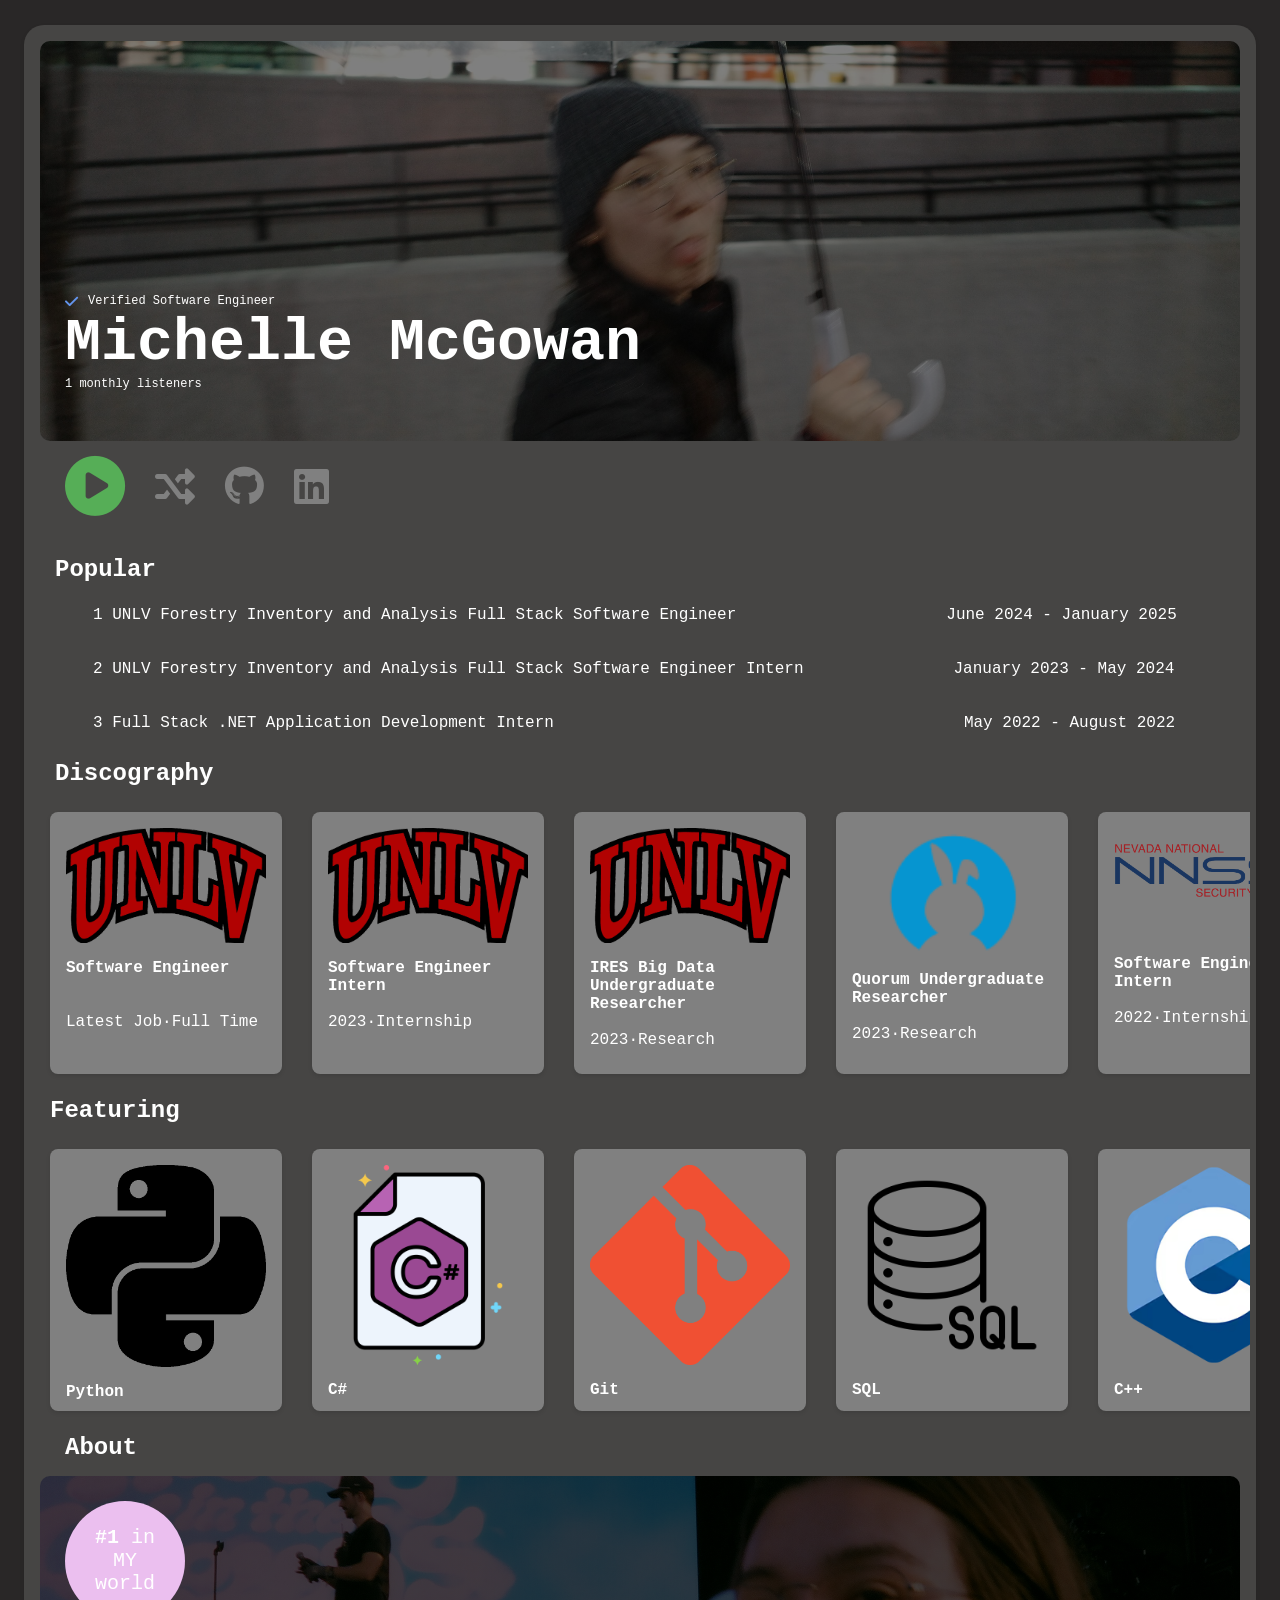
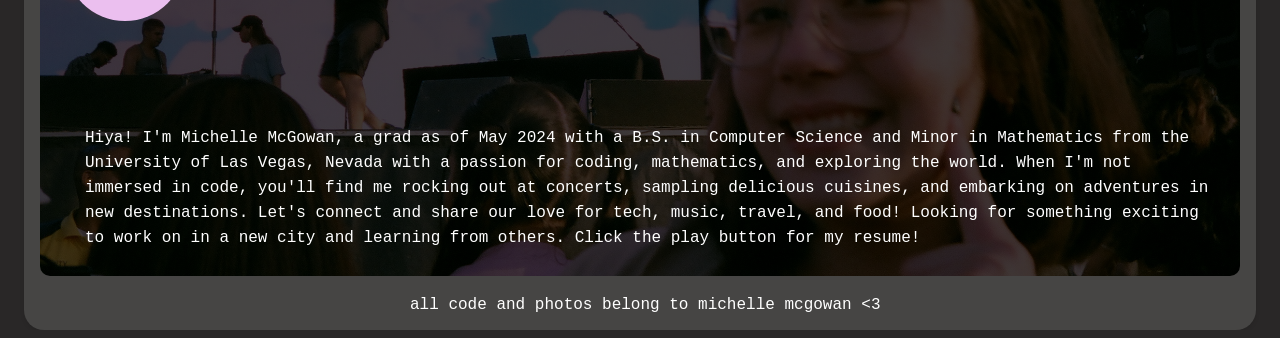
<file: index.html>
<!DOCTYPE html>
<html lang="en">

<head>
  <meta charset="UTF-8">
  <meta name="viewport" content="width=device-width, initial-scale=1.0">
  <meta http-equiv="X-UA-Compatible" content="ie=edge">
  <title>Michelle McGowan!</title>
  <link rel="stylesheet" href="styles.css">
  <link rel="stylesheet" href="https://cdnjs.cloudflare.com/ajax/libs/font-awesome/6.0.0/css/all.min.css">
  <link rel="icon" href="https://avatars.githubusercontent.com/u/89411014?v=4" type="image/png">
</head>

<!-- <body>
  <div id="loading">
    <div id="spinner"></div>
  </div>
  <div id="profile">
    <div id="profile_img" style="background: url(images/gradProfile.jpg) center center; padding-top: 13px;"></div>
    <div id="username"><span style="display:block;">Michelle McGowan</span><a
        href="https://github.com/mitshelle">@mitshelle</a></div>
    <div id="userbio" style="display: block;">screams in error</div>
    <div id="about">
      <span style="display:none;"><i class="fas fa-users"></i> &nbsp; null</span>
      <span style="display:none;"><i class="fas fa-envelope"></i> &nbsp; null</span>
      <span><i class="fas fa-jedi"></i> &nbsp; <a href="images/mcgowan_michelle_resume.pdf" target="_blank">resume</a></span>
      <span style="display:none;"><i class="fas fa-map-marker-alt"></i> &nbsp;&nbsp; null</span>
      <span style="display:block;"><i class="fas fa-user-tie"></i> &nbsp;&nbsp; available for hire</span>
      <div class="socials">
        <span><a href="https://www.linkedin.com/in/mcgowanmichelle/" target="_blank" class="socials"><i
              class="fab fa-linkedin-in"></i></a></span>        
        <span><a href="https://open.spotify.com/playlist/6R4IhRy0fMPur3pp67JLYO?si=204b1742775c442a" target="_blank" class="socials"><i class="fas fa-headphones"></i></a></span>        
      </div>
    </div>
  </div>
  <div id="display">
    <div id="about">
      <h1>About</h1>
      <div class="projects" id="about_section"></div>
      <section>
        <div class="about_section">
          <span style="display:block; line-height: 23px; letter-spacing: 2px;">Howdy! I'm Michelle McGowan, a recent grad as of May 2024 with a B.S. in Computer Science and Minor in Mathematics from the University of Las Vegas, Nevada with a passion for
            coding, mathematics, and exploring the world. When I'm not immersed in code, you'll find me rocking
            out at concerts, sampling delicious cuisines, and embarking on adventures in new destinations. Let's connect
            and share our love for tech, music, travel, and food! Looking for something exciting to work on in a new city and learning from others. 
          </span>
        </div>
      </section>
      <section>
    </div>
    <div id="projects">
      <h1>Work Experience</h1>
      <div class="projects" id="workExp_section">
        <a href="https://unlv-fia.github.io/UNLV-FIA-Group/" target="_blank">
          <section>
            <div class="section_title">UNLV FIA Full Stack Developer Intern</div>
            <div class="about_section">
              <span style="display:block; line-height: 25px;">
                Service sites using Javascript, HTML, CSS, Angular, TypeScript, and C#</span>
            </div>
          </section>
        </a>
        <a href="https://web.cs.unlv.edu/stefika/lab.html" target="_blank">
          <section>
            <div class="section_title">National Science Foundation Undergraduate Researcher</div>
            <div class="about_section">
              <span style="display:block; line-height: 23px;">Work with Quourum Programming Language to contribute to open source language 
                to reduce anxiety about statistics</span>
            </div>
          </section>
        </a>
        <a href="https://ires.engr.tamu.edu/2023-cohort/" target="_blank">
          <section>
            <div class="section_title">National Science Foundation Undergraduate Researcher</div>
            <div class="about_section">
              <span style="display:block; line-height: 23px;">Traveled to Malaysia for the IRES Program in Big Data and spent the summer at Universiti
                Teknologi Petronas researching what qualities of a website make it successful</span>
            </div>
          </section>
        </a>
        <a target="_blank">
          <section>
            <div class="section_title">Mission Support and Test Services Full Stack Application Development Intern</div>
            <div class="about_section">
              <span style="display:block; line-height: 23px;">Created a .NET Blazor Application from scratch for the
                enterprise to improve employee and management relations by 10%</span>
            </div>
          </section>
        </a>
      </div>
      <h1>Projects</h1>
      <div class="projects" id="projects_section">
        <a href="https://github.com/mitshelle/spotify-app" target="_blank">
          <section>
            <div class="section_title">spotify-app</div>
            <div class="about_section">
              <span style="display:block;">simple recommendation app learned from a spotify workshop!</span>
            </div>
            <div class="bottom_section">
              <span style="display:inline-block;"><i class="fas fa-code"></i>&nbsp; JavaScript</span>
              <span><i class="fas fa-star"></i>&nbsp; 0</span>
              <span><i class="fas fa-code-branch"></i>&nbsp; 0</span>
            </div>
          </section>
        </a>
        <a href="https://github.com/mitshelle/hex-color-guesser" target="_blank">
          <section>
            <div class="section_title">hex-color-guesser</div>
            <div class="about_section">
              <span style="display:block;">A game to guess the hex color in React and TypeScript!</span>
            </div>
            <div class="bottom_section">
              <span style="display:inline-block;"><i class="fas fa-code"></i>&nbsp; JavaScript</span>
              <span><i class="fas fa-star"></i>&nbsp; 0</span>
              <span><i class="fas fa-code-branch"></i>&nbsp; 0</span>
            </div>
          </section>
        </a>
        <a href="https://github.com/mitshelle/data-structures-algos" target="_blank">
          <section>
            <div class="section_title">data-structures-algos</div>
            <div class="about_section">
              <span style="display:block;">Data Structures and Algorithms Class Projects</span>
            </div>
            <div class="bottom_section">
              <span style="display:inline-block;"><i class="fas fa-code"></i>&nbsp; C++</span>
              <span><i class="fas fa-star"></i>&nbsp; 0</span>
              <span><i class="fas fa-code-branch"></i>&nbsp; 0</span>
            </div>
          </section>
        </a>
        <a href="https://github.com/mitshelle/object-oriented" target="_blank">
          <section>
            <div class="section_title">object-oriented</div>
            <div class="about_section">
              <span style="display:block;">Object-Oriented Programming - CS202</span>
            </div>
            <div class="bottom_section">
              <span style="display:inline-block;"><i class="fas fa-code"></i>&nbsp; C++</span>
              <span><i class="fas fa-star"></i>&nbsp; 0</span>
              <span><i class="fas fa-code-branch"></i>&nbsp; 0</span>
            </div>
          </section>
        </a>
        <a href="https://github.com/mitshelle/machine-learning" target="_blank">
          <section>
            <div class="section_title">machine-learning</div>
            <div class="about_section">
              <span style="display:block;">Introduction to Machine Learning - CS422</span>
            </div>
            <div class="bottom_section">
              <span style="display:inline-block;"><i class="fas fa-code"></i>&nbsp; Python</span>
              <span><i class="fas fa-star"></i>&nbsp; 0</span>
              <span><i class="fas fa-code-branch"></i>&nbsp; 0</span>
            </div>
          </section>
        </a>
        <a href="https://github.com/mitshelle/mitshelle.github.io" target="_blank">
          <section>
            <div class="section_title">mitshelle.github.io</div>
            <div class="about_section">
              <span style="display:block;">website</span>
            </div>
            <div class="bottom_section">
              <span style="display:inline-block;"><i class="fas fa-code"></i>&nbsp; HTML</span>
              <span><i class="fas fa-star"></i>&nbsp; 0</span>
              <span><i class="fas fa-code-branch"></i>&nbsp; 0</span>
            </div>
          </section>
        </a>
      </div>
    </div>
    <div id="footer">
      <a href="https://github.com/imfunniee" target="_blank">creds to imfunniee for template <3 </a>
    </div>
  </div>
  <script type="text/javascript">
    setTimeout(function () {
      document.getElementById("loading").classList.add("animated");
      document.getElementById("loading").classList.add("fadeOut");
      setTimeout(function () {
        document.getElementById("loading").classList.remove("animated");
        document.getElementById("loading").classList.remove("fadeOut");
        document.getElementById("loading").style.display = "none";
      }, 800);
    }, 1500);
    $.getJSON("blog.json", function (blog) {
      blog = blog || [];
      if (blog.length == 0) {
        return (document.getElementById("blog_section").style.display =
          "none");
      }
      for (var i = 0; i < blog.length; i++) {
        $("#blogs").append(`
            <a href="./blog/${blog[i].url_title}/" target="_blank">
                <section>
                    <img src="./blog/${blog[i].url_title}/${blog[i].top_image}">
                    <div class="blog_container">
                        <div class="section_title">${blog[i].title}</div>
                        <div class="about_section">
                            ${blog[i].sub_title}
                        </div>
                    </div>
                </section>
            </a>
            `);
      }
    }).fail(function () {
      return (document.getElementById("blog_section").style.display = "none");
    });
  </script>

  <script>
    const magicProjectsGrid = new MagicGrid({
      container: "#projects_section",
      animate: false,
      gutter: 30, // default gutter size
      static: true,
      useMin: false,
      maxColumns: 2,
      useTransform: true
    });

    const magicWorksGrid = new MagicGrid({
      container: "#workExp_section",
      animate: false,
      gutter: 30, // default gutter size
      static: true,
      useMin: false,
      maxColumns: 2,
      useTransform: true
    });

    $("document").ready(() => {
      magicProjectsGrid.listen();
      magicWorksGrid.listen();
    });
  </script>


</body> -->

<body
  style="background-color: #292727; display: flex; justify-content: space-evenly; align-items: flex-start; padding-top: 25px;">
  <section>
    <div class="bannerImg" alt="me holding umbrella!">
      <div class="bannerTxt">
        <div style="display: flex; padding-left: 25px; width: fit-content; height: fit-content;">
          <i class="fa-solid fa-check"
            style="font-size:15px;color:cornflowerblue;display: flex; align-items: flex-end;"></i>
          <p style="font-size:12px;display: flex; align-items: flex-end; padding-left: 10px;">Verified
            Software Engineer</p>
        </div>
        <h1 class="bannerHeader">Michelle McGowan</h1>
        <div style="display: flex; padding-left: 25px; font-size: 12px;" class="website-counter"></div>
      </div>
    </div>
    <div class="btns">
      <div class="tooltip">
        <a href="img/mcgowan_michelle_resume.pdf" target="_blank">
          <i class="fa-solid fa-circle-play" style="font-size:60px;color:#56ae57;">
            <div style=" padding-top: 5px; margin-left: -25px;">
              <span class="tooltiptext">link to my resume! (will open in new tab)</span>
            </div>
          </i>
        </a>
      </div>

      <!-- todo: add more pictures to banner for shuffle button  -->
      <div class="tooltip">
        <a href="https://open.spotify.com/playlist/6R4IhRy0fMPur3pp67JLYO?si=b7e393c9b7844634" target="_blank">
          <i class="fa-solid fa-shuffle" style="font-size:40px;color:gray; padding-left: 30px; padding-top: 10px;">
            <div style=" padding-top: 5px; margin-left: -25px;">
              <span class="tooltiptext">link to my coding playlist! (will open in new tab)</span>
            </div>
          </i>
        </a>
      </div>
      <div class="tooltip">
        <a href="https://github.com/mitshelle" target="_blank">
          <i class="fa-brands fa-github" style="font-size:40px;color:gray; padding-left: 30px; padding-top: 10px;">
            <div style=" padding-top: 5px; margin-left: -25px;">
              <span class="tooltiptext">link to my github (will open in new tab)</span>
            </div>
          </i>
        </a>
      </div>
      <div class="tooltip">
        <a href="https://www.linkedin.com/in/mcgowanmichelle/" target="_blank">
          <i class="fa-brands fa-linkedin" style="font-size:40px;color:gray; padding-left: 30px; padding-top: 10px;">
            <div style=" padding-top: 5px; margin-left: -25px;">
              <span class="tooltiptext">link to my linkedin (will open in new tab)</span>
            </div>
          </i>
        </a>
      </div>
      <!-- <div class="dropdown">
        <div class="tooltip">
          <button class="follow" style="padding-left: 30px; padding-top: 12px;"><i class="fa-solid fa-user-plus"
              style="font-size:30px;color:gray;">
              <div style=" margin-top: -25px; margin-left: 35px; padding-left: 10px;">
                <span class="tooltiptext">add me!</span>
              </div>
            </i></button>
        </div>
        <div class="dropdown-content">
          <a href="https://www.linkedin.com/in/mcgowanmichelle/" target="_blank">LinkedIn</a>
          <a href="https://github.com/mitshelle" target="_blank">Github</a>
        </div>
      </div> -->

    </div>
    <div style="height: fit-content; width: fit-content;">
      <h1 style="padding-left: 15px; padding-bottom: 10px; color: white;">Popular</h1>
      <div class="popular">
        <ol class="workList">
          <li class="work">
            <a href="unlvFulltime.html" target="_parent">1 UNLV Forestry Inventory and Analysis Full Stack
              Software
              Engineer</a>
            <span style="margin-left: 210px;">June 2024 - January 2025</span>
          </li>
          <li class="work"><a href="unlvIntern.html" target="_parent">2 UNLV Forestry Inventory and Analysis
              Full Stack Software
              Engineer Intern</a>
            <span style=" margin-left: 150px;">January 2023 - May 2024</span>
          </li>
          <li class="work"><a href="nnssIntern.html" target="_parent">3 Full Stack .NET Application
              Development Intern</a>
            <span style=" margin-left: 410px;">May 2022 - August 2022</span>
          </li>
        </ol>

      </div>
    </div>
    <div id="discography">
      <h2 style="padding-left: 15px; padding-bottom: 10px; color: white;">Discography</h2>
      <div class="carousel" style="padding-left: 10px;">
        <a href="unlvFulltime.html" target="_parent">
          <div class="card">
            <img src="img/unlv-logo.png" alt="UNLV">
            <div class="card-content">
              <h4>Software Engineer</h4>
              <div style="display: flex; flex-direction: column;flex-wrap: wrap;">
                <p>Latest Job·</p>
                <p>Full Time</p>
              </div>
            </div>
          </div>
        </a>
        <a href="unlvIntern.html" target="_parent">
          <div class="card">
            <img src="img/unlv-logo.png" alt="UNLV">
            <div class="card-content">
              <h4>Software Engineer Intern</h4>
              <div style="display: flex; flex-direction: row;">
                <p>2023·</p>
                <p>Internship</p>
              </div>
            </div>
          </div>
        </a>
        <a href="https://ires.engr.tamu.edu/2023-cohort/" target="_blank">
          <div class="card">
            <img src="img/unlv-logo.png" alt="UNLV">
            <div class="card-content">
              <h4>IRES Big Data Undergraduate Researcher</h4>
              <div style="display: flex; flex-direction: row;">
                <p>2023·</p>
                <p>Research</p>
              </div>
            </div>
          </div>
        </a>
        <a href="quorumResearch.html" target="_parent">
          <div class="card">
            <img src="img/transparentQuorumlogo.png" alt="Quoroum" style="width: 67%; margin-left: 33px;">
            <div class="card-content">
              <h4>Quorum Undergraduate Researcher</h4>
              <div style="display: flex; flex-direction: row;">
                <p>2023·</p>
                <p>Research</p>
              </div>
            </div>
          </div>
        </a>
        <a href="nnssIntern.html" target="_parent">
          <div class="card">
            <img src="img/nnss.png" alt="UNLV">
            <div class="card-content">
              <h4>Software Engineer Intern</h4>
              <div style="display: flex; flex-direction: row;">
                <p>2022·</p>
                <p>Internship</p>
              </div>
            </div>
          </div>
        </a>
      </div>
    </div>
    <!-- <h2 style="color: white; padding-left: 10px; ">On Tour</h2> -->
    <!-- <div id="ontour">
      <div class="carousel" style="padding-left: 10px;">
        <a href="https://github.com/mitshelle" target="_blank">
          <div class="card">
            <img style="width: 75%; margin-left: 25px;" src="img/coding.png" alt="UNLV">
            <div class="card-content">
              <h3 style="padding-left: 30px;">explore my github!</h3>
            </div>
          </div>
        </a>
      </div>
    </div> -->
    <h2 style="color: white; padding-left: 10px; ">Featuring</h2>
    <div id="featuring">
      <div class="carousel" style="padding-left: 10px;">
        <div class="card">
          <img src="img/python-logo-monochrome.png" alt="python">
          <div class="card-content">
            <h4>Python</h4>
          </div>
        </div>
        <div class="card">
          <img src="img/csharp_logo.png" alt="c#">
          <div class="card-content">
            <h4>C#</h4>
          </div>
        </div>
        <div class="card">
          <img src="img/git.png" alt="c#">
          <div class="card-content">
            <h4>Git</h4>
          </div>
        </div>
        <div class="card">
          <img src="img/sql.png" alt="c#">
          <div class="card-content">
            <h4>SQL</h4>
          </div>
        </div>
        <div class="card">
          <img src="img/c++_logo.avif" alt="c++">
          <div class="card-content">
            <h4>C++</h4>
          </div>
        </div>
        <div class="card">
          <img src="img/java_logo.png" alt="java">
          <div class="card-content">
            <h4>Java</h4>
          </div>
        </div>
        <div class="card">
          <img src="img/javascript-logo-javascript-icon-transparent-free-png.webp" alt="javascript">
          <div class="card-content">
            <h4>Javascript</h4>
          </div>
        </div>
        <div class="card">
          <img src="img/typescript.png" alt="typescript">
          <div class="card-content">
            <h4>TypeScript</h4>
          </div>
        </div>
        <div class="card">
          <img src="img/angular_gradient.png" alt="angular">
          <div class="card-content">
            <h4>Angular</h4>
          </div>
        </div>
        <div class="card">
          <img src="img/react.png" alt="react" style="padding-top: 10px;">
          <div class="card-content">
            <h4 style="padding-top: 10px;">React</h4>
          </div>
        </div>
      </div>
    </div>
    <h2 style="color: white; padding-bottom: 15px; padding-left: 25px; ">About</h2>
    <div class="about">
      <div class="one">
        <div class="circle-container">
          <div class="circle"></div>
          <div class="text-on-top"><b>#1</b> in MY world</div>
        </div>
      </div>
      <div class="aboutMe">
        <p style="line-height: 25px;">Hiya! I'm Michelle McGowan, a grad as of May 2024 with a B.S. in Computer
          Science and Minor in Mathematics from the University of Las Vegas, Nevada with a passion for coding,
          mathematics, and exploring the world. When I'm not immersed in code, you'll find me rocking out at
          concerts, sampling delicious cuisines, and embarking on adventures in new destinations. Let's
          connect and share our love for tech, music, travel, and food! Looking for something exciting to work
          on in a new city and learning from others. Click the play button for my <a>resume</a>!</p>
      </div>
    </div>
    <div style=" padding-left: 370px;padding-top: 20px;">
      <p style="color: white;">all code and photos belong to michelle mcgowan <3 </p>
    </div>
  </section>
</body>
<script>
  var counterContainer = document.querySelector(".website-counter");
  var visitCount = localStorage.getItem("page_view");

  // Check if page_view entry is present
  if (visitCount) {
    visitCount = Number(visitCount) + 1;
    localStorage.setItem("page_view", visitCount);
  } else {
    visitCount = 1;
    localStorage.setItem("page_view", 1);
  }
  counterContainer.innerHTML = visitCount + " monthly listeners";

</script>

</html>
</file>
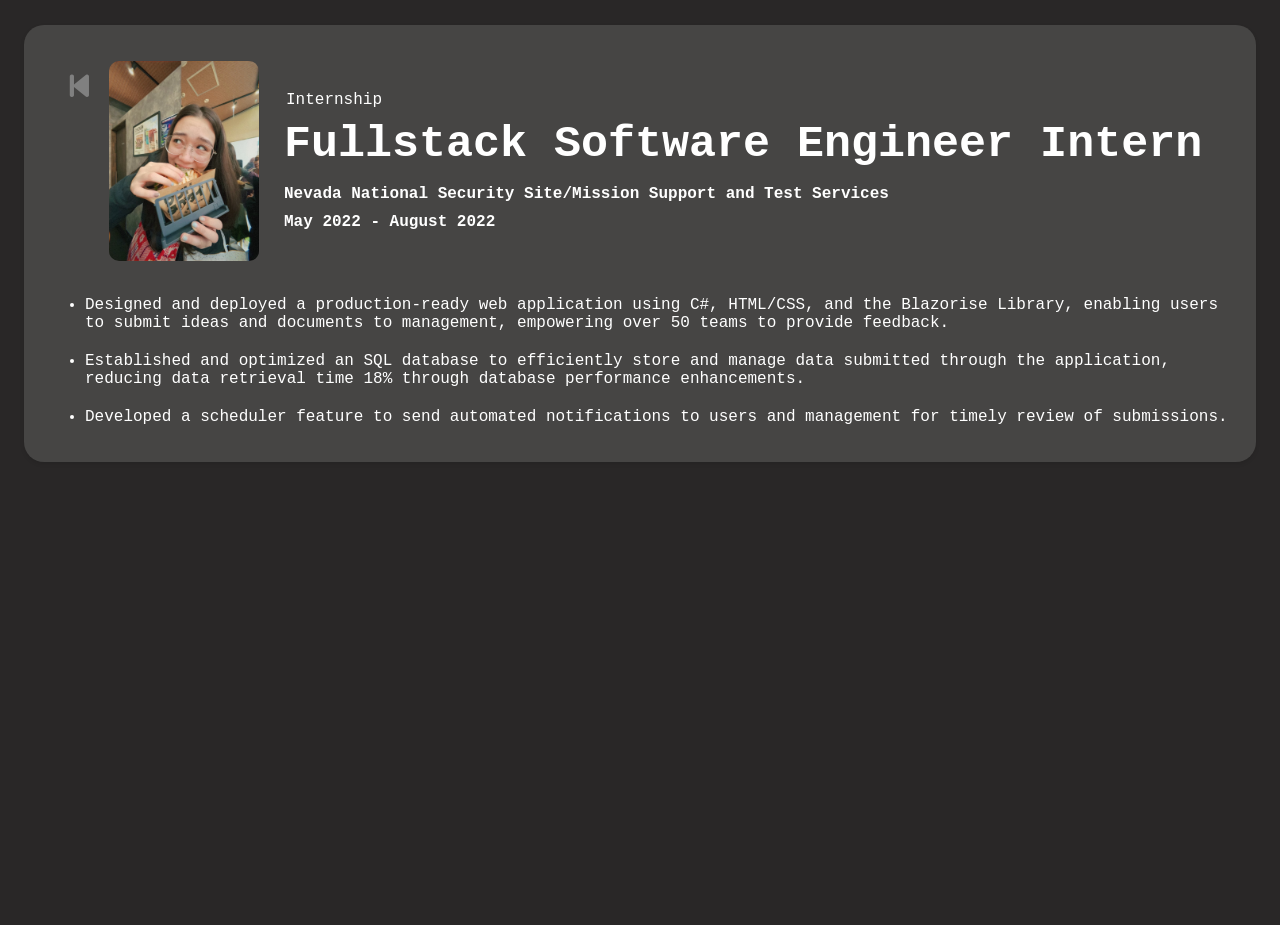
<file: nnssIntern.html>
<!-- just code it to show the appropriate divs -->
<!DOCTYPE html>
<html lang="en">

</html>

<head>
    <link rel="stylesheet" href="styles.css">
    <link rel="stylesheet" href="https://cdnjs.cloudflare.com/ajax/libs/font-awesome/6.0.0/css/all.min.css">
    <title>Fullstack Software Engineer Intern!</title>
</head>

<body>
    <section>
        <div style="display: flex; padding-top: 20px;" id="myDIV">
            <a href="index.html">
                <i class="fa-solid fa-backward-step"
                    style="font-size:30px;color:gray; padding-left: 30px; padding-top: 10px; padding-right: 20px;"></i>
            </a>
            <img src="img/ate.jpeg" alt="cheers!" style="width: 150px; height: fit-content; border-radius: 10px;">
            <div style="padding-left: 25px; padding-top: 30px; color: white;">
                <p style="padding-left: 2px; padding-bottom: 10px;">Internship</p>
                <h1 style="font-size: 45px; padding-bottom: 15px;">Fullstack
                    Software Engineer Intern</h1>
                <h4 style="padding-bottom: 10px;">Nevada National Security Site/Mission Support and Test Services</h4>
                <h4>May 2022 - August 2022</h4>
            </div>
        </div>
        <div style="display: flex; padding-top: 30px;">
            <ul class="workList">
                <li>Designed and deployed a production-ready web application using C#, HTML/CSS, and the Blazorise
                    Library,
                    enabling users to submit ideas and documents to management, empowering over 50 teams to provide
                    feedback.</li>
                <li>Established and optimized an SQL database to efficiently store and manage data submitted through
                    the application,
                    reducing data retrieval time 18% through database performance enhancements.</li>
                <li>Developed a scheduler feature to send automated notifications to users and management for timely
                    review of
                    submissions.</li>

            </ul>
        </div>

    </section>

</body>
</file>
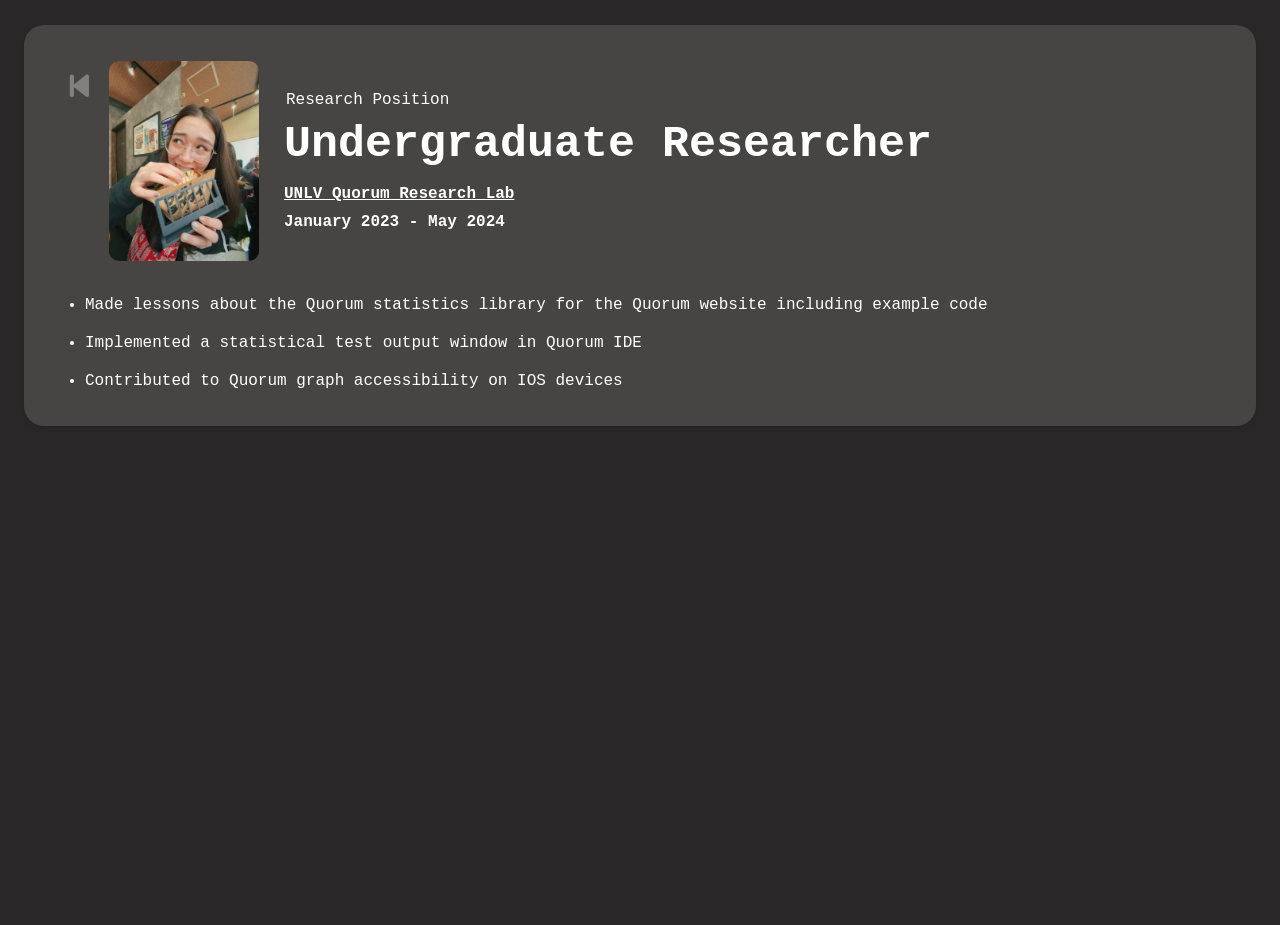
<file: quorumResearch.html>
<!-- just code it to show the appropriate divs -->
<!DOCTYPE html>
<html lang="en">

</html>

<head>
    <link rel="stylesheet" href="styles.css">
    <link rel="stylesheet" href="https://cdnjs.cloudflare.com/ajax/libs/font-awesome/6.0.0/css/all.min.css">
    <title>Fullstack Software Engineer Intern!</title>
</head>

<body>
    <section>
        <div style="display: flex; padding-top: 20px;" id="myDIV">
            <a href="index.html">
                <i class="fa-solid fa-backward-step"
                    style="font-size:30px;color:gray; padding-left: 30px; padding-top: 10px; padding-right: 20px;"></i>
            </a>
            <img src="img/ate.jpeg" alt="cheers!" style="width: 150px; height: fit-content; border-radius: 10px;">
            <div style="padding-left: 25px; padding-top: 30px; color: white;">
                <p style="padding-left: 2px; padding-bottom: 10px;">Research Position</p>
                <h1 style="font-size: 45px; padding-bottom: 15px;">Undergraduate Researcher</h1>
                <a class="linkUnderline" href="https://web.cs.unlv.edu/stefika/lab.html" target="_blank"><h4 style="padding-bottom: 10px;">UNLV Quorum Research Lab</a></h4>
                <h4>January 2023 - May 2024</h4>
            </div>
        </div>
        <div style="display: flex; padding-top: 30px;">
            <ul class="workList">
                <li>Made lessons about the Quorum statistics library for the Quorum website including example code</li>
                <li>Implemented a statistical test output window in Quorum IDE</li>
                <li>Contributed to Quorum graph accessibility on IOS devices</li>
            </ul>
        </div>

    </section>

</body>
</file>
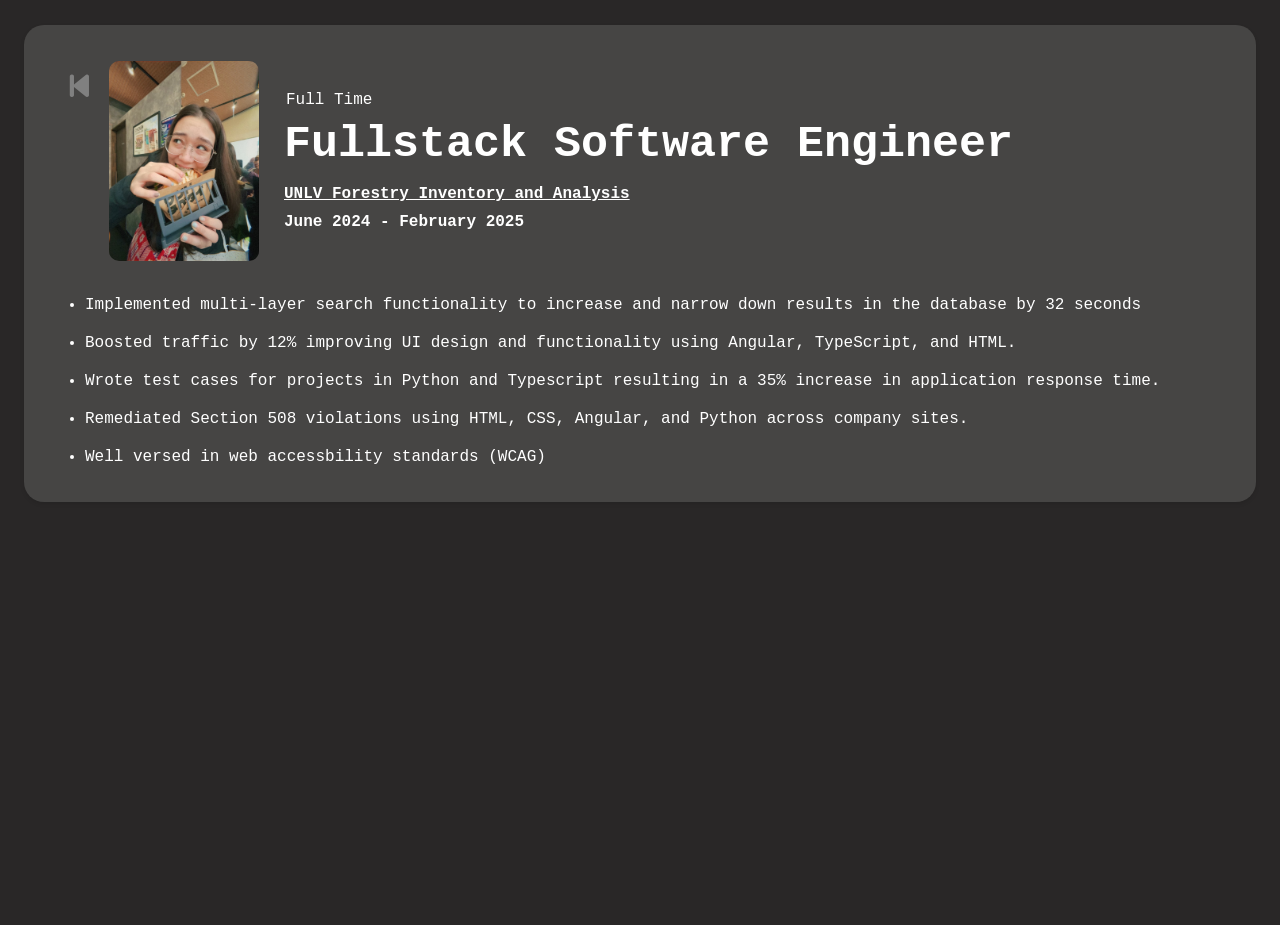
<file: unlvFulltime.html>
<!-- just code it to show the appropriate divs -->
<!DOCTYPE html>
<html lang="en">

</html>

<head>
    <link rel="stylesheet" href="styles.css">
    <link rel="stylesheet" href="https://cdnjs.cloudflare.com/ajax/libs/font-awesome/6.0.0/css/all.min.css">
    <title>Fullstack Software Engineer!</title>
</head>

<body>
    <section>
        <div style="display: flex; padding-top: 20px;" id="myDIV">
            <a href="index.html">
                <i class="fa-solid fa-backward-step"
                    style="font-size:30px;color:gray; padding-left: 30px; padding-top: 10px; padding-right: 20px;"></i>
            </a>
            <img src="img/ate.jpeg" alt="cheers!" style="width: 150px; height: fit-content; border-radius: 10px;">
            <div style="padding-left: 25px; padding-top: 30px; color: white;">
                <p style="padding-left: 2px; padding-bottom: 10px;">Full Time</p>
                <h1 style="font-size: 45px; padding-bottom: 15px;">Fullstack
                    Software Engineer</h1>
                <a class="linkUnderline" href="https://unlv-fia.github.io/UNLV-FIA-Group/" target="_blank">
                    <h4 style="padding-bottom: 10px;">UNLV Forestry Inventory and Analysis
                </a></h4>
                <h4>June 2024 - February 2025</h4>
            </div>
        </div>
        </div>
        <div style="display: flex; padding-top: 30px;">
            <ul class="workList">
                <li>Implemented multi-layer search functionality to increase and narrow down results in the database
                    by 32 seconds</li>
                <li>Boosted traffic by 12% improving UI design and functionality using Angular, TypeScript, and HTML.
                </li>
                <li>Wrote test cases for projects in Python and Typescript resulting in a 35% increase in application
                    response time.</li>
                <li>Remediated Section 508 violations using HTML, CSS, Angular, and Python across company sites.</li>
                <li>Well versed in web accessbility standards (WCAG)</li>
            </ul>
        </div>

    </section>

</body>
</file>
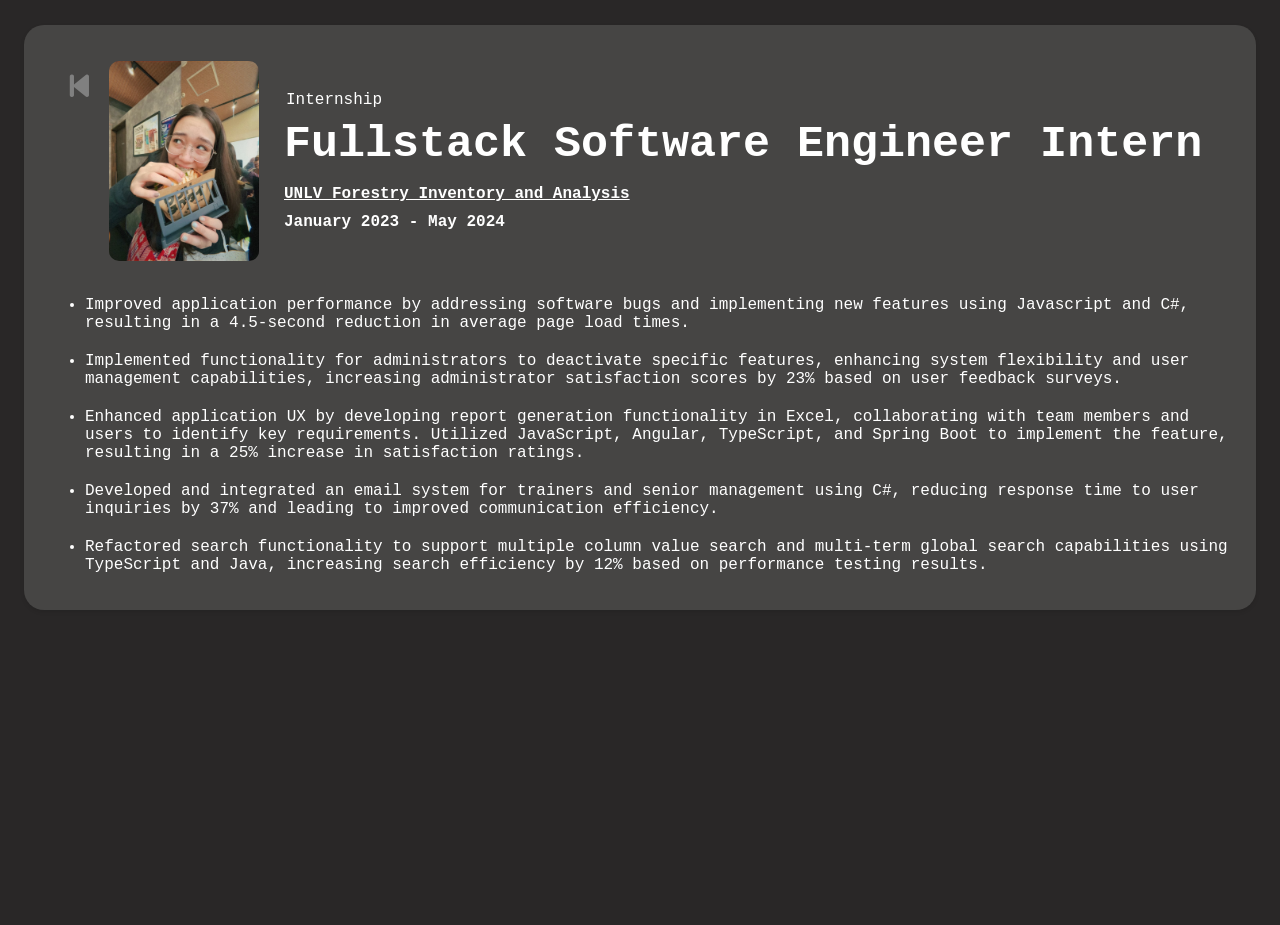
<file: unlvIntern.html>
<!-- just code it to show the appropriate divs -->
<!DOCTYPE html>
<html lang="en">

</html>

<head>
    <link rel="stylesheet" href="styles.css">
    <link rel="stylesheet" href="https://cdnjs.cloudflare.com/ajax/libs/font-awesome/6.0.0/css/all.min.css">
    <title>Fullstack Software Engineer Intern!</title>
</head>

<body>
    <section>
        <div style="display: flex; padding-top: 20px;" id="myDIV">
            <a href="index.html">
                <i class="fa-solid fa-backward-step"
                    style="font-size:30px;color:gray; padding-left: 30px; padding-top: 10px; padding-right: 20px;"></i>
            </a>
            <img src="img/ate.jpeg" alt="cheers!" style="width: 150px; height: fit-content; border-radius: 10px;">
            <div style="padding-left: 25px; padding-top: 30px; color: white;">
                    <p style="padding-left: 2px; padding-bottom: 10px;">Internship</p>
                    <h1 style="font-size: 45px; padding-bottom: 15px;">Fullstack
                        Software Engineer Intern</h1>
                    <a class="linkUnderline" href="https://unlv-fia.github.io/UNLV-FIA-Group/" target="_blank">
                        <h4 style="padding-bottom: 10px;">UNLV Forestry Inventory and Analysis
                    </a></h4>
                    <h4>January 2023 - May 2024</h4>
            </div>
        </div>
        <div style="display: flex; padding-top: 30px;">
            <ul class="workList">
                <li>Improved application performance by addressing software bugs and implementing new features using
                    Javascript and
                    C#, resulting in a 4.5-second reduction in average page load times.</li>
                <li>Implemented functionality for administrators to deactivate specific features, enhancing system
                    flexibility and user
                    management capabilities, increasing administrator satisfaction scores by 23% based on user feedback
                    surveys.</li>
                <li>Enhanced application UX by developing report generation functionality in Excel, collaborating with
                    team members
                    and users to identify key requirements. Utilized JavaScript, Angular, TypeScript, and Spring Boot to
                    implement the
                    feature, resulting in a 25% increase in satisfaction ratings.</li>
                <li>Developed and integrated an email system for trainers and senior management using C#, reducing
                    response time to
                    user inquiries by 37% and leading to improved communication efficiency.</li>
                <li>Refactored search functionality to support multiple column value search and multi-term global
                    search capabilities
                    using TypeScript and Java, increasing search efficiency by 12% based on performance testing results.
                </li>
            </ul>
        </div>

    </section>

</body>
</file>
<file: styles.css>
* {
    margin: 0;
    padding: 0;
    height: 100%;
    font-family: "Lucida Console", monospace;
}

.banner {
    height: 100%;
    margin: 0;
}

body {
    background-color: #292727;
    display: flex;
    justify-content: space-evenly;
    align-items: flex-start;
    padding-top: 25px;
}

section {
    width: 1200px;
    height: fit-content;
    background-color: #464544;
    border-radius: 20px;
    padding: 16px;
    box-shadow: 0 2px 4px rgba(0, 0, 0, 0.1);
    display: flex;
    flex-direction: column;
}

.about {
    display: flex;
    flex-direction: column;
    height: 400px;
    width: 100%;
    background-position: center;
    background-repeat: no-repeat;
    background-size: cover;
    border-radius: 10px;
    background-image: linear-gradient(rgba(0, 0, 0, 0.75), rgba(0, 0, 0, 0.75)), url("img/me.JPG");
}

.one {
    height: fit-content;
    display: flex;
    flex-wrap: wrap;
}

.aboutMe {
    color: white;
    height: fit-content;
    padding-left: 45px;
    padding-top: 80px;
    padding-right: 30px;
}

.bannerImg {
    background-image: linear-gradient(rgba(0, 0, 0, 0.5), rgba(0, 0, 0, 0.5)), url("img/R0000253.jpeg");
    height: 400px;
    width: 100%;
    background-position: center;
    background-repeat: no-repeat;
    background-size: cover;
    display: flex;
    flex-wrap: wrap;
    border-radius: 10px;
}

.bannerTxt {
    color: white;
    display: flex;
    flex-direction: column;
    width: fit-content;
    height: fit-content;
    margin-top: auto;
    padding-bottom: 50px;
}

.bannerHeader {
    display: flex;
    font-size: 60px;
    align-items: flex-end;
    padding-left: 25px;
    position: relative;
}

.btns {
    padding-left: 25px;
    padding-top: 15px;
    display: flex;
    height: 100px;
}

.follow {
    background: none;
    font-size: 16px;
    border: none;
    cursor: pointer;
}

.dropdown {
    position: relative;
    display: inline-block;
    height: 60px;
    width: 10px;
}

.dropdown-content {
    display: none;
    position: absolute;
    width: 100px;
    height: 30px;
    z-index: 1;
}

.dropdown-content a {
    color: white;
    text-decoration: none;
    display: block;
    padding-left: 5px;
    padding-top: 10px;
    text-align: center;
    width: 100px;
    height: 30px;
    border-radius: 10px;
}

.dropdown-content a:hover {
    background: rgba(255, 255, 255, 0.7);
}

.dropdown:hover .dropdown-content {
    display: block;
}
.fa-solid.fa-user-plus:hover {
    color: white !important;
}

.fa-solid.fa-shuffle:hover{
    color: white !important;
}
.fa-brands.fa-github:hover{
    color: white !important;
}
.fa-brands.fa-linkedin:hover{
    color: white !important;
}
.fa-solid.fa-circle-play:hover{
    color: #7BC77C !important;
}

.tooltip {
  position: relative;
  cursor: default;
}

.tooltip .tooltiptext {
  visibility: hidden;
  padding: 0.25em 0.5em;
  color: #fff;
  text-align: center;
  border-radius: 0.25em;
  font-size: 15px;
  white-space: nowrap;
  
  /* Position the tooltip */
  position: absolute;
  z-index: 1;
  transition-property: visibility;
  transition-delay: 0s;
  height: fit-content;
  width: fit-content;
  display: flex;
}

.tooltip:hover .tooltiptext {
  visibility: visible;
  background: rgba(255, 255, 255, 0.59);
  height: fit-content;
  width: fit-content;
}


.workList {
    height: fit-content;
    width: fit-content;
    color: white;
    padding-left: 45px;
}

ol {
  list-style-position: outside;
}

li {
    margin-top: 5px;
    margin-bottom: 20px;
}

a {
    color: white;
    text-decoration: none;
}

.linkUnderline {
    text-decoration: underline;
}

.popular {
    height: fit-content;
    width: fit-content;
    display: flex;
    flex-direction: row;
}

.subpopular {
    padding-left: 175px;
    color: white;
    display: flex;
    flex-direction: column;
    text-align: right;
}

.work {
    padding: 8px;
    display: flex;
}

.work:hover {
    background-color: silver;
    border-radius: 8px;
}

.card {
    width: 200px;
    height: 230px;
    border-radius: 8px;
    padding: 16px;
    margin-right: 30px;
    background-color: gray;
    margin-top: 15px;
    box-shadow: 0 2px 4px rgba(0, 0, 0, 0.1);
    transition: all 0.3s ease;
    display: flex;
    flex-direction: column;
    flex-shrink: 0;
    /* scroll-snap-align: start; */
}

.card img {
    width: 100%;
    height: fit-content;
    object-fit: cover;
    border-radius: 8px;
    margin-bottom: 16px;
}

.card-content {
    /* padding: 0 16px; */
    color: #ffffff;
    height: fit-content;
    width: fit-content;
    text-align: left;
}

.card:hover {
    background-color: silver;
    box-shadow: 0 4px 8px rgba(0, 0, 0, 0.2);
    transform: scale(1.05);
}

#discography {
    display: flex;
    flex-direction: row;
    flex-wrap: wrap;
    width: fit-content;
}

.carousel {
    width: 1200px;
    height: 300px;
    overflow-x: auto;
    scroll-snap-type: x mandatory;
    display: flex;
}

#featuring {
    padding-top: 10px;
    display: flex;
    flex-direction: row;
    flex-wrap: wrap;
    width: fit-content;
}

.circle-container {
    padding: 25px;
    position: relative;
    /* Required for positioning the circle */
    text-align: center;
    /* Centers the text on the circle */
}

.circle {
    width: 120px;
    /* Adjust as needed */
    height: 120px;
    /* Adjust as needed */
    background-color: #ebbfef;
    /* Change color as desired */
    border-radius: 50%;
    /* Creates the circle shape */
}

.text-on-top {
    position: absolute;
    /* Positions the text relative to the container */
    top: 50px;
    /* Adjust as needed for spacing */
    left: 50%;
    /* Centers the text horizontally */
    transform: translateX(-50%);
    /* Further centers the text */
    font-size: 20px;
    /* Adjust as needed */
    color: white;
    /* Change color as desired */
}











/* TODO:

DONE - fix banner image using width/height fit content - DONE


DONE - make whole page smaller using sectioin and round that hoe out and have black background?? w/ some shadows??? - DONE
fix highlight of popular so it does the whole div and the dates and it looks nice not just highlighting text

DONE - add more job description
add research jobs - DONE


add featuring hobbies

*/
</file>
